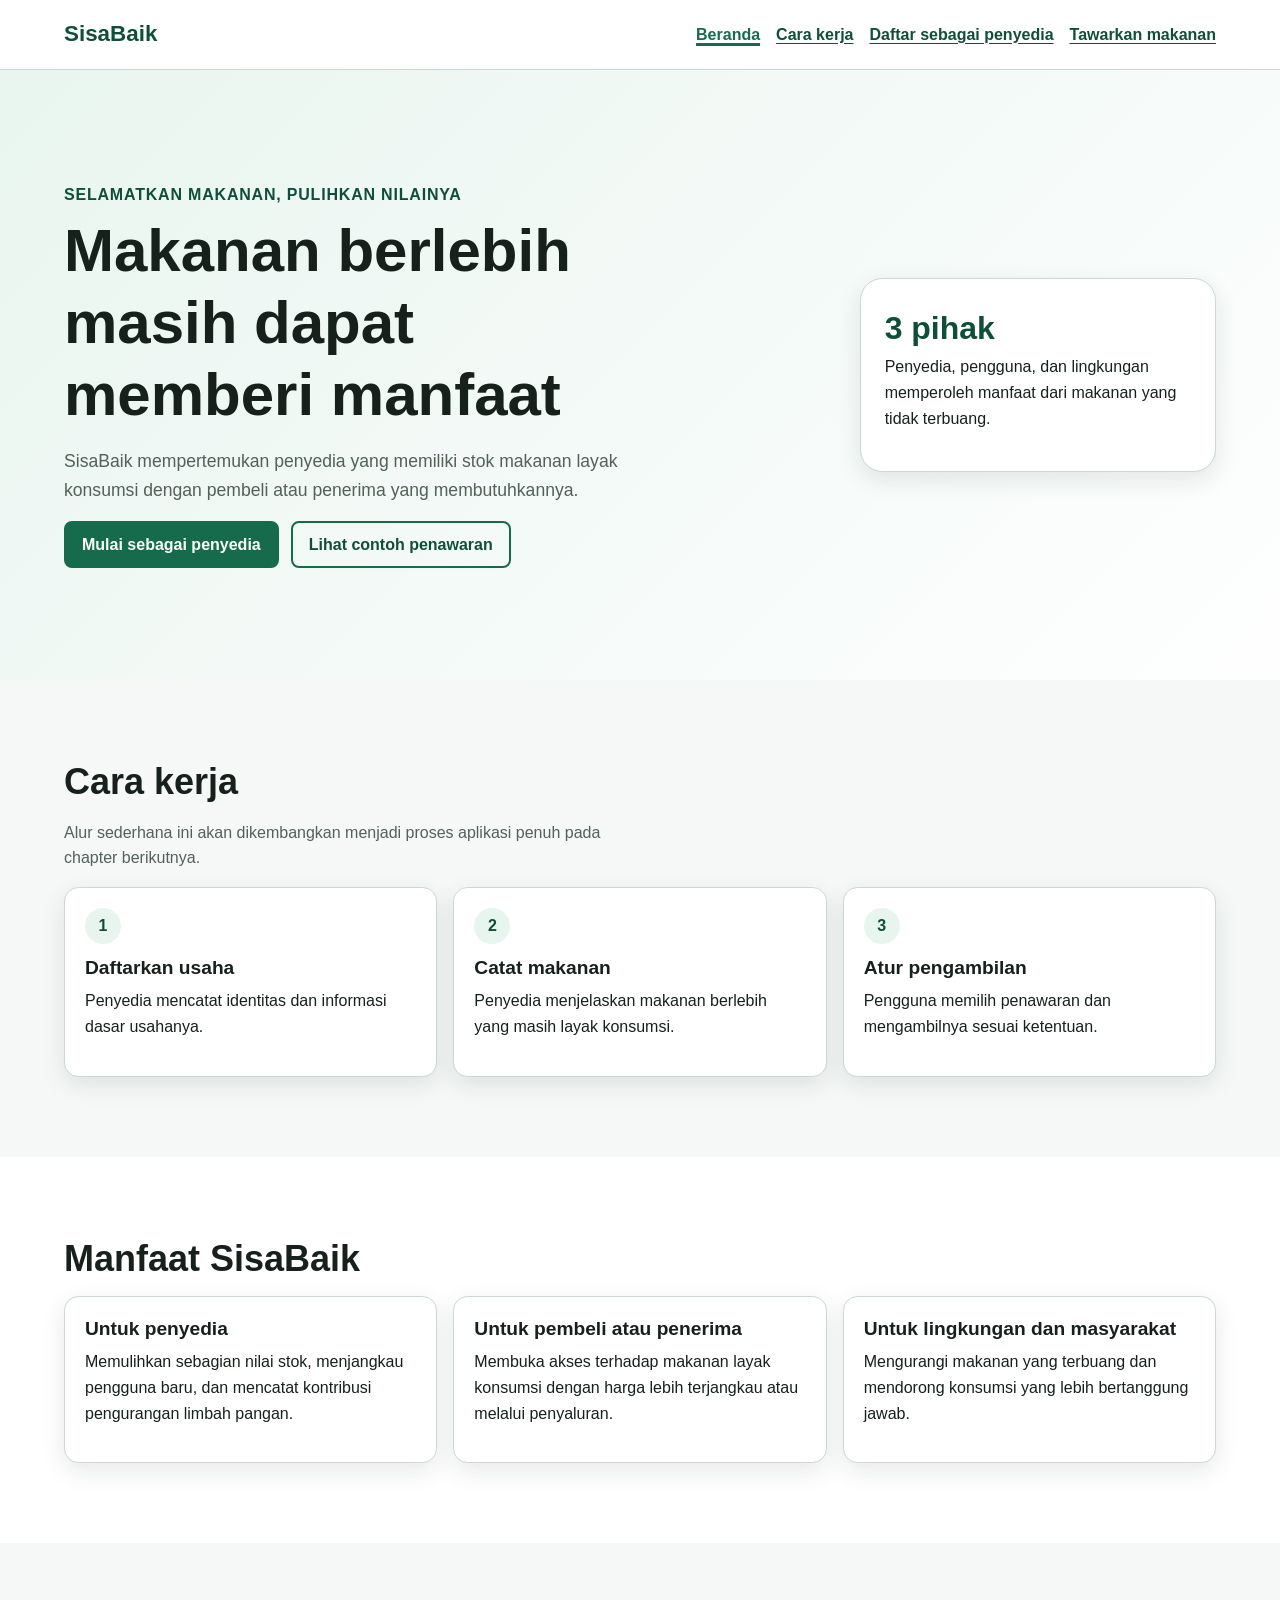
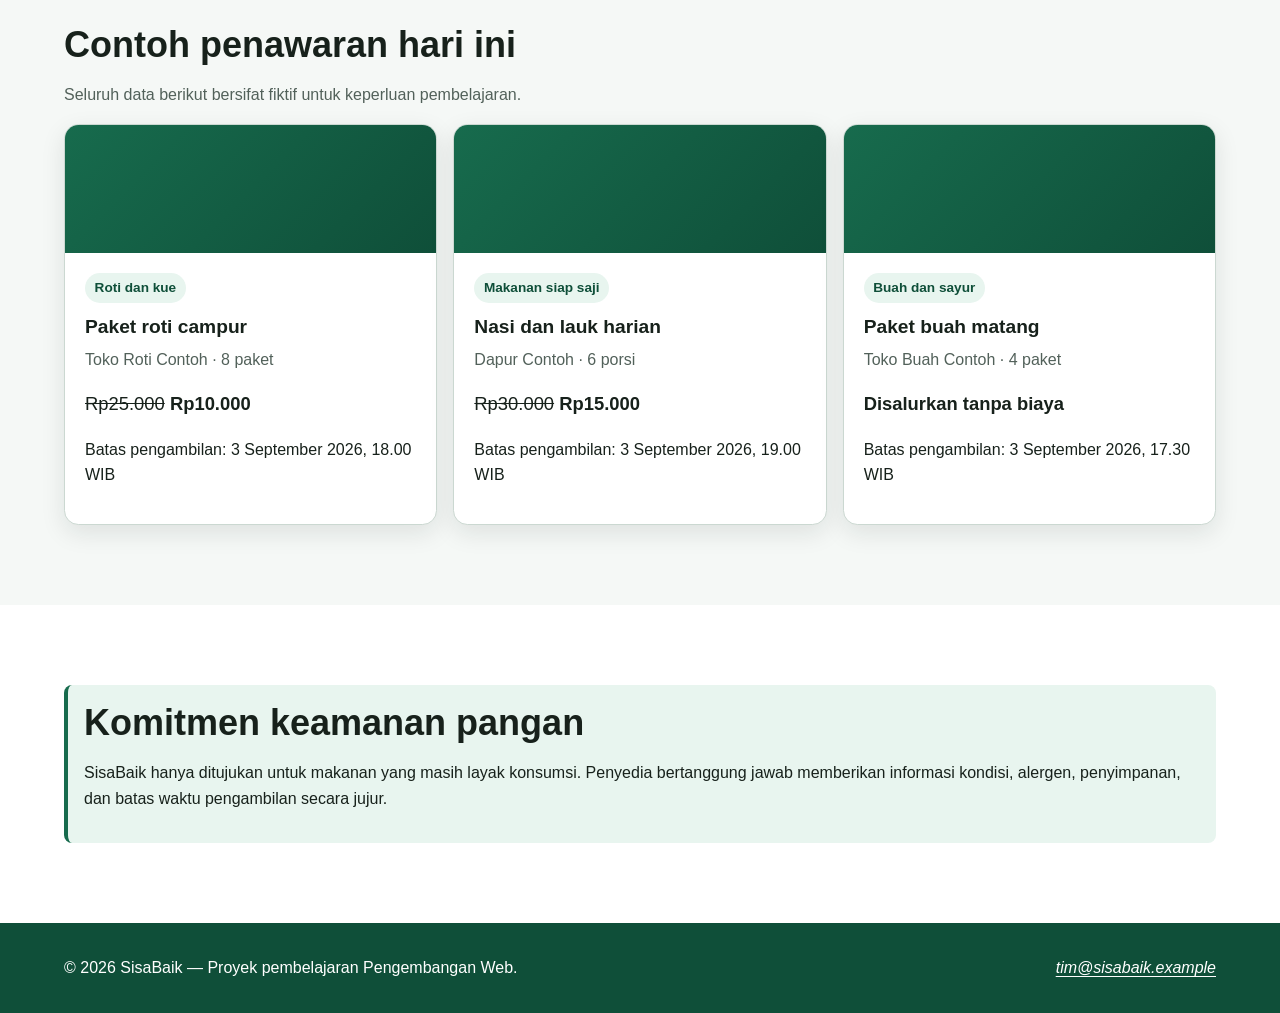
<file: index.html>
<!doctype html>
<html lang="id">
  <head>
    <meta charset="utf-8">
    <meta name="viewport" content="width=device-width, initial-scale=1">
    <meta name="description" content="SisaBaik membantu penyedia menawarkan makanan berlebih agar tetap bernilai, terjangkau, dan tidak terbuang.">
    <title>Beranda | SisaBaik</title>
    <link rel="stylesheet" href="styles.css">
  </head>
  <body>
    <a class="skip-link" href="#konten-utama">Lewati ke konten utama</a>

    <header class="site-header">
      <div class="container header-layout">
        <p class="brand">SisaBaik</p>

        <nav aria-label="Navigasi utama">
          <ul class="nav-list">
            <li><a href="index.html" aria-current="page">Beranda</a></li>
            <li><a href="#cara-kerja">Cara kerja</a></li>
            <li><a href="daftar-penyedia.html">Daftar sebagai penyedia</a></li>
            <li><a href="tawarkan-makanan.html">Tawarkan makanan</a></li>
          </ul>
        </nav>
      </div>
    </header>

    <main id="konten-utama" tabindex="-1">

      <section class="hero" aria-labelledby="judul-utama">
        <div class="container hero-layout">

          <div>
            <p class="eyebrow">Selamatkan makanan, pulihkan nilainya</p>

            <h1 id="judul-utama">Makanan berlebih masih dapat memberi manfaat</h1>

            <p class="lead">
              SisaBaik mempertemukan penyedia yang memiliki stok makanan layak konsumsi dengan pembeli
              atau penerima yang membutuhkannya.
            </p>

            <div class="button-group">
              <a class="button" href="daftar-penyedia.html">Mulai sebagai penyedia</a>
              <a class="button button-secondary" href="#penawaran-contoh">Lihat contoh penawaran</a>
            </div>
          </div>

          <aside class="hero-panel" aria-label="Ringkasan manfaat SisaBaik">
            <strong>3 pihak</strong>
            <p>Penyedia, pengguna, dan lingkungan memperoleh manfaat dari makanan yang tidak terbuang.</p>
          </aside>

        </div>
      </section>

      <section class="section" id="cara-kerja" aria-labelledby="judul-cara-kerja">
        <div class="container">
          <h2 id="judul-cara-kerja">Cara kerja</h2>

          <p class="section-intro">
            Alur sederhana ini akan dikembangkan menjadi proses aplikasi penuh pada chapter berikutnya.
          </p>

          <div class="steps-grid">

            <article class="card">
              <span class="step-number" aria-hidden="true">1</span>
              <h3>Daftarkan usaha</h3>
              <p>Penyedia mencatat identitas dan informasi dasar usahanya.</p>
            </article>

            <article class="card">
              <span class="step-number" aria-hidden="true">2</span>
              <h3>Catat makanan</h3>
              <p>Penyedia menjelaskan makanan berlebih yang masih layak konsumsi.</p>
            </article>

            <article class="card">
              <span class="step-number" aria-hidden="true">3</span>
              <h3>Atur pengambilan</h3>
              <p>Pengguna memilih penawaran dan mengambilnya sesuai ketentuan.</p>
            </article>

          </div>
        </div>
      </section>

      <section class="section section-alt" aria-labelledby="judul-manfaat">
        <div class="container">

          <h2 id="judul-manfaat">Manfaat SisaBaik</h2>

          <div class="benefit-grid">

            <article class="card">
              <h3>Untuk penyedia</h3>
              <p>
                Memulihkan sebagian nilai stok, menjangkau pengguna baru, dan mencatat kontribusi pengurangan limbah
                pangan.
              </p>
            </article>

            <article class="card">
              <h3>Untuk pembeli atau penerima</h3>
              <p>
                Membuka akses terhadap makanan layak konsumsi dengan harga lebih terjangkau atau melalui
                penyaluran.
              </p>
            </article>

            <article class="card">
              <h3>Untuk lingkungan dan masyarakat</h3>
              <p>
                Mengurangi makanan yang terbuang dan mendorong konsumsi yang lebih bertanggung jawab.
              </p>
            </article>

          </div>
        </div>
      </section>

      <section class="section" id="penawaran-contoh" aria-labelledby="judul-penawaran">
        <div class="container">

          <h2 id="judul-penawaran">Contoh penawaran hari ini</h2>

          <p class="section-intro">
            Seluruh data berikut bersifat fiktif untuk keperluan pembelajaran.
          </p>

          <div class="offer-grid">

            <article class="offer-card">
              <div class="offer-card__visual" aria-hidden="true"></div>

              <div class="offer-card__content">
                <span class="badge">Roti dan kue</span>
                <h3>Paket roti campur</h3>

                <p class="offer-card__meta">
                  Toko Roti Contoh · <data value="8">8 paket</data>
                </p>

                <p class="offer-card__price">
                  <del>Rp25.000</del> <strong>Rp10.000</strong>
                </p>

                <p>
                  Batas pengambilan:
                  <time datetime="2026-09-03T18:00:00+07:00">
                    3 September 2026, 18.00 WIB
                  </time>
                </p>
              </div>
            </article>

            <article class="offer-card">
              <div class="offer-card__visual" aria-hidden="true"></div>

              <div class="offer-card__content">
                <span class="badge">Makanan siap saji</span>
                <h3>Nasi dan lauk harian</h3>

                <p class="offer-card__meta">
                  Dapur Contoh · <data value="6">6 porsi</data>
                </p>

                <p class="offer-card__price">
                  <del>Rp30.000</del> <strong>Rp15.000</strong>
                </p>

                <p>
                  Batas pengambilan:
                  <time datetime="2026-09-03T19:00:00+07:00">
                    3 September 2026, 19.00 WIB
                  </time>
                </p>
              </div>
            </article>

            <article class="offer-card">
              <div class="offer-card__visual" aria-hidden="true"></div>

              <div class="offer-card__content">
                <span class="badge">Buah dan sayur</span>
                <h3>Paket buah matang</h3>

                <p class="offer-card__meta">
                  Toko Buah Contoh · <data value="4">4 paket</data>
                </p>

                <p class="offer-card__price">
                  <strong>Disalurkan tanpa biaya</strong>
                </p>

                <p>
                  Batas pengambilan:
                  <time datetime="2026-09-03T17:30:00+07:00">
                    3 September 2026, 17.30 WIB
                  </time>
                </p>
              </div>
            </article>

          </div>
        </div>
      </section>

      <section class="section section-alt" aria-labelledby="judul-keamanan">
        <div class="container">

          <div class="notice">
            <h2 id="judul-keamanan">Komitmen keamanan pangan</h2>

            <p>
              SisaBaik hanya ditujukan untuk makanan yang masih layak konsumsi. Penyedia bertanggung jawab memberikan
              informasi kondisi, alergen, penyimpanan, dan batas waktu pengambilan secara jujur.
            </p>
          </div>

        </div>
      </section>

    </main>

    <footer class="site-footer">
      <div class="container footer-layout">
        <p>&copy; 2026 SisaBaik — Proyek pembelajaran Pengembangan Web.</p>
        <address>
          <a href="mailto:tim@sisabaik.example">tim@sisabaik.example</a>
        </address>
      </div>
    </footer>

  </body>
</html>
</file>
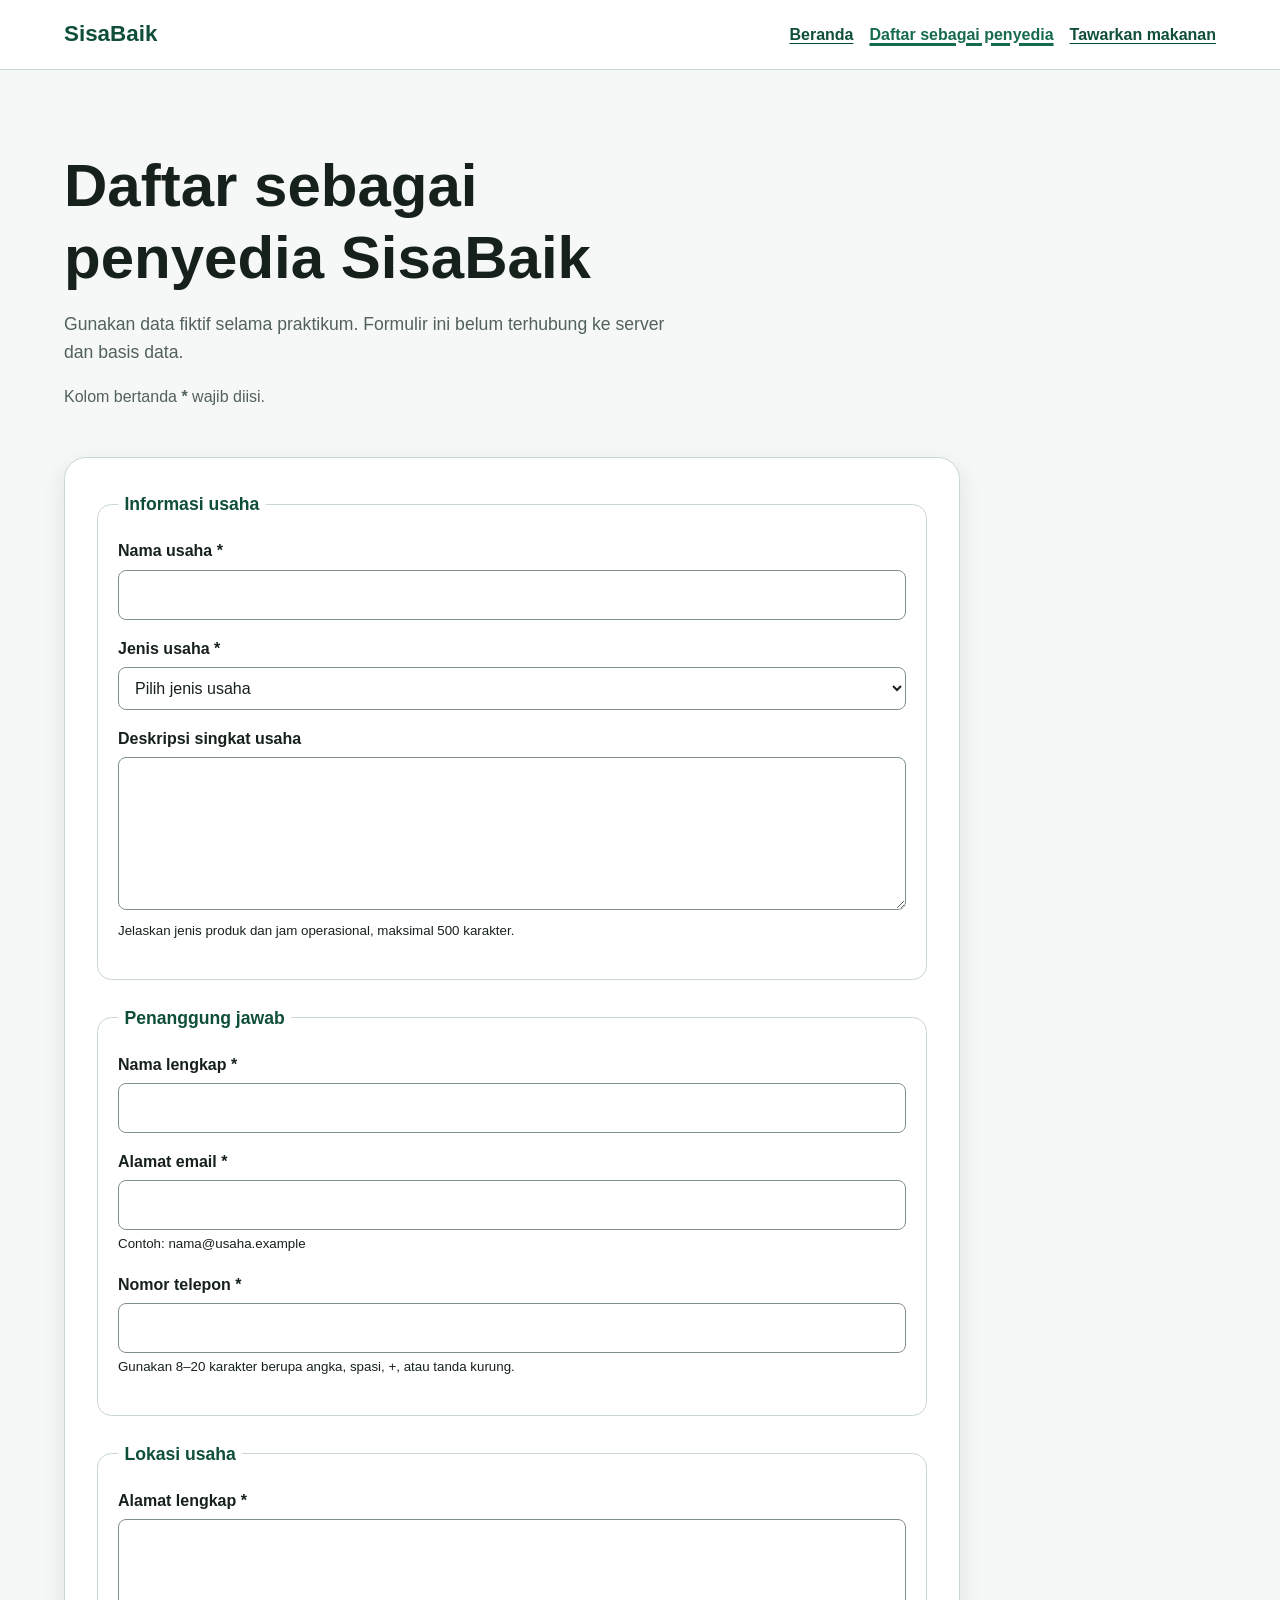
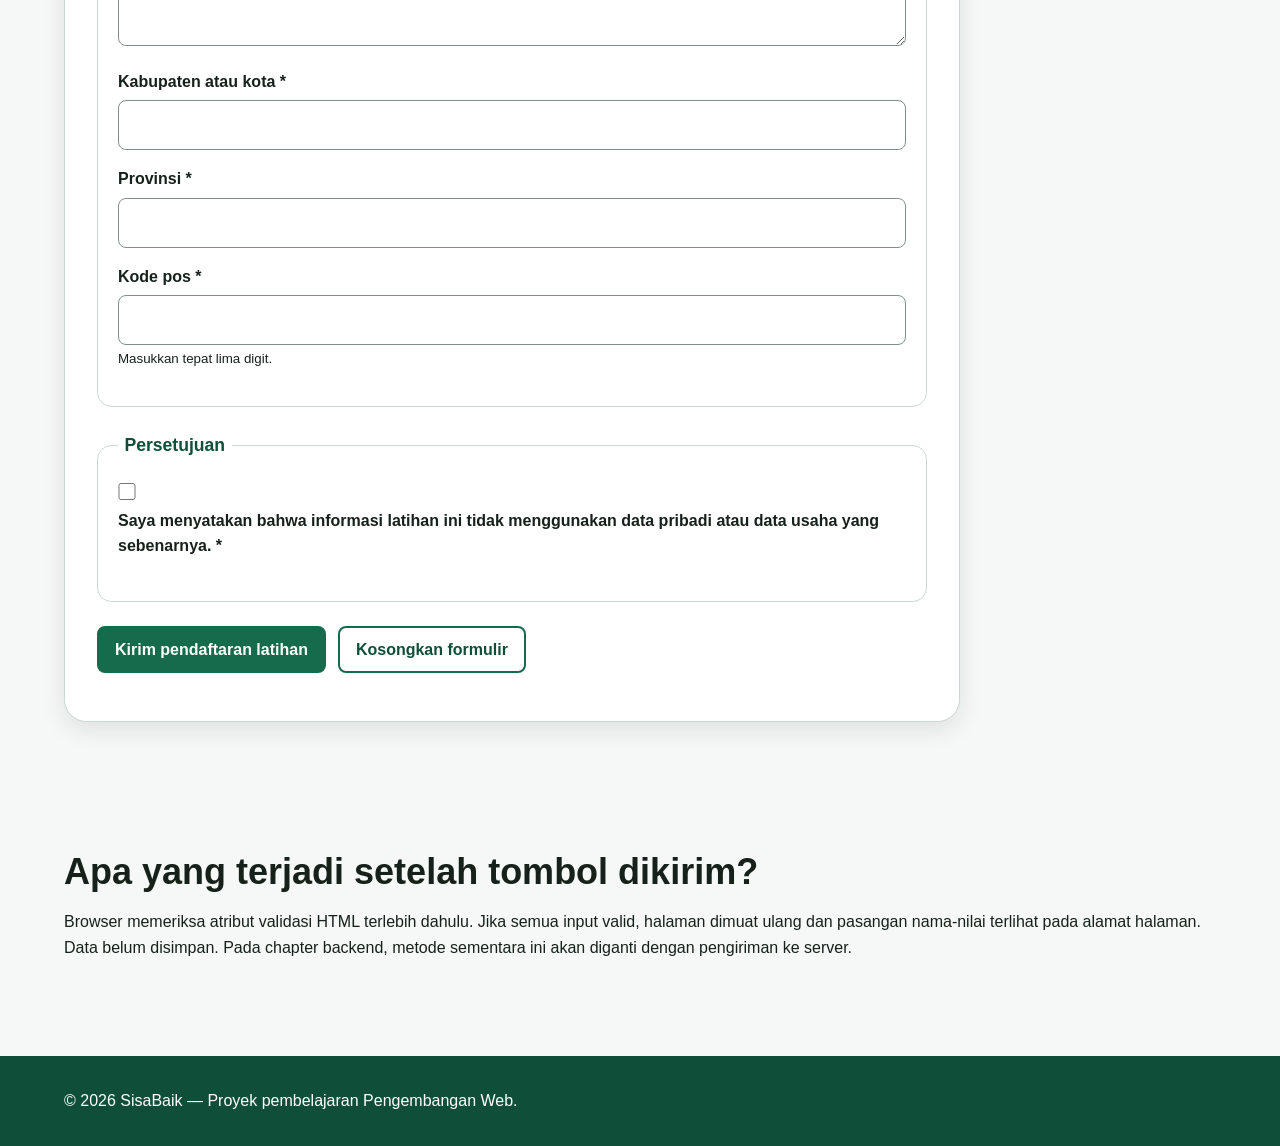
<file: daftar-penyedia.html>
<!doctype html>
<html lang="id">
  <head>
    <meta charset="utf-8">
    <meta name="viewport" content="width=device-width, initial-scale=1">

    <meta
      name="description"
      content="Formulir prototipe untuk mendaftarkan usaha sebagai penyedia makanan di SisaBaik."
    >

    <title>Daftar Penyedia | SisaBaik</title>

    <link rel="stylesheet" href="styles.css">
  </head>

  <body>

    <a class="skip-link" href="#konten-utama">Lewati ke konten utama</a>

    <header class="site-header">
      <div class="container header-layout">

        <p class="brand">SisaBaik</p>

        <nav aria-label="Navigasi utama">
          <ul class="nav-list">
            <li><a href="index.html">Beranda</a></li>

            <li>
              <a href="daftar-penyedia.html" aria-current="page">
                Daftar sebagai penyedia
              </a>
            </li>

            <li>
              <a href="tawarkan-makanan.html">Tawarkan makanan</a>
            </li>
          </ul>
        </nav>

      </div>
    </header>

    <main class="container" id="konten-utama" tabindex="-1">

      <div class="page-heading">

        <h1>Daftar sebagai penyedia SisaBaik</h1>

        <p class="lead">
          Gunakan data fiktif selama praktikum. Formulir ini belum terhubung ke
          server dan basis data.
        </p>

        <p class="required-note" id="petunjuk-wajib">
          Kolom bertanda <strong>*</strong> wajib diisi.
        </p>

      </div>

      <form
        class="form-card"
        action="daftar-penyedia.html"
        method="get"
        aria-describedby="petunjuk-wajib"
      >

        <fieldset class="form-section">
          <legend>Informasi usaha</legend>

          <p>
            <label for="nama-usaha">Nama usaha *</label><br>

            <input
              type="text"
              id="nama-usaha"
              name="nama_usaha"
              autocomplete="organization"
              minlength="3"
              maxlength="100"
              required
            >
          </p>

          <p>
            <label for="jenis-usaha">Jenis usaha *</label><br>

            <select id="jenis-usaha" name="jenis_usaha" required>
              <option value="">Pilih jenis usaha</option>
              <option value="restoran">Restoran</option>
              <option value="toko-roti">Toko roti</option>
              <option value="katering">Katering</option>
              <option value="ritel">Toko ritel</option>
              <option value="hotel">Hotel atau penginapan</option>
              <option value="lainnya">Lainnya</option>
            </select>
          </p>

          <p>
            <label for="deskripsi-usaha">Deskripsi singkat usaha</label><br>

            <textarea
              id="deskripsi-usaha"
              name="deskripsi_usaha"
              rows="5"
              maxlength="500"
              aria-describedby="bantuan-deskripsi"
            ></textarea><br>

            <small id="bantuan-deskripsi">
              Jelaskan jenis produk dan jam operasional, maksimal 500 karakter.
            </small>
          </p>

        </fieldset>

        <fieldset class="form-section">
          <legend>Penanggung jawab</legend>

          <p>
            <label for="nama-penanggung-jawab">Nama lengkap *</label><br>

            <input
              type="text"
              id="nama-penanggung-jawab"
              name="nama_penanggung_jawab"
              autocomplete="name"
              minlength="3"
              maxlength="100"
              required
            >
          </p>

          <p>
            <label for="email">Alamat email *</label><br>

            <input
              type="email"
              id="email"
              name="email"
              autocomplete="email"
              maxlength="254"
              aria-describedby="bantuan-email"
              required
            ><br>

            <small id="bantuan-email">
              Contoh: nama@usaha.example
            </small>
          </p>

          <p>
            <label for="telepon">Nomor telepon *</label><br>

            <input
              type="tel"
              id="telepon"
              name="telepon"
              autocomplete="tel"
              inputmode="tel"
              pattern="[0-9+() ]{8,20}"
              aria-describedby="bantuan-telepon"
              required
            ><br>

            <small id="bantuan-telepon">
              Gunakan 8–20 karakter berupa angka, spasi, +, atau tanda kurung.
            </small>
          </p>

        </fieldset>

        <fieldset class="form-section">
          <legend>Lokasi usaha</legend>

          <p>
            <label for="alamat">Alamat lengkap *</label><br>

            <textarea
              id="alamat"
              name="alamat"
              rows="4"
              autocomplete="street-address"
              minlength="10"
              maxlength="250"
              required
            ></textarea>
          </p>

          <p>
            <label for="kota">Kabupaten atau kota *</label><br>

            <input
              type="text"
              id="kota"
              name="kota"
              autocomplete="address-level2"
              maxlength="100"
              required
            >
          </p>

          <p>
            <label for="provinsi">Provinsi *</label><br>

            <input
              type="text"
              id="provinsi"
              name="provinsi"
              autocomplete="address-level1"
              maxlength="100"
              required
            >
          </p>

          <p>
            <label for="kode-pos">Kode pos *</label><br>

            <input
              type="text"
              id="kode-pos"
              name="kode_pos"
              autocomplete="postal-code"
              inputmode="numeric"
              pattern="[0-9]{5}"
              aria-describedby="bantuan-kode-pos"
              required
            ><br>

            <small id="bantuan-kode-pos">
              Masukkan tepat lima digit.
            </small>
          </p>

        </fieldset>

        <fieldset class="form-section">
          <legend>Persetujuan</legend>

          <p>
            <input
              type="checkbox"
              id="persetujuan"
              name="persetujuan"
              value="setuju"
              required
            >

            <label for="persetujuan">
              Saya menyatakan bahwa informasi latihan ini tidak menggunakan
              data pribadi atau data usaha yang sebenarnya. *
            </label>
          </p>

        </fieldset>

        <p class="form-actions">
          <button class="button" type="submit">
            Kirim pendaftaran latihan
          </button>

          <button class="button button-secondary" type="reset">
            Kosongkan formulir
          </button>
        </p>

      </form>

      <section class="section" aria-labelledby="catatan-prototipe">

        <h2 id="catatan-prototipe">
          Apa yang terjadi setelah tombol dikirim?
        </h2>

        <p>
          Browser memeriksa atribut validasi HTML terlebih dahulu. Jika semua
          input valid, halaman dimuat ulang dan pasangan nama-nilai terlihat
          pada alamat halaman. Data belum disimpan. Pada chapter backend,
          metode sementara ini akan diganti dengan pengiriman ke server.
        </p>

      </section>

    </main>

    <footer class="site-footer">
      <div class="container footer-layout">
        <p>&copy; 2026 SisaBaik — Proyek pembelajaran Pengembangan Web.</p>
      </div>
    </footer>

  </body>
</html>
</file>
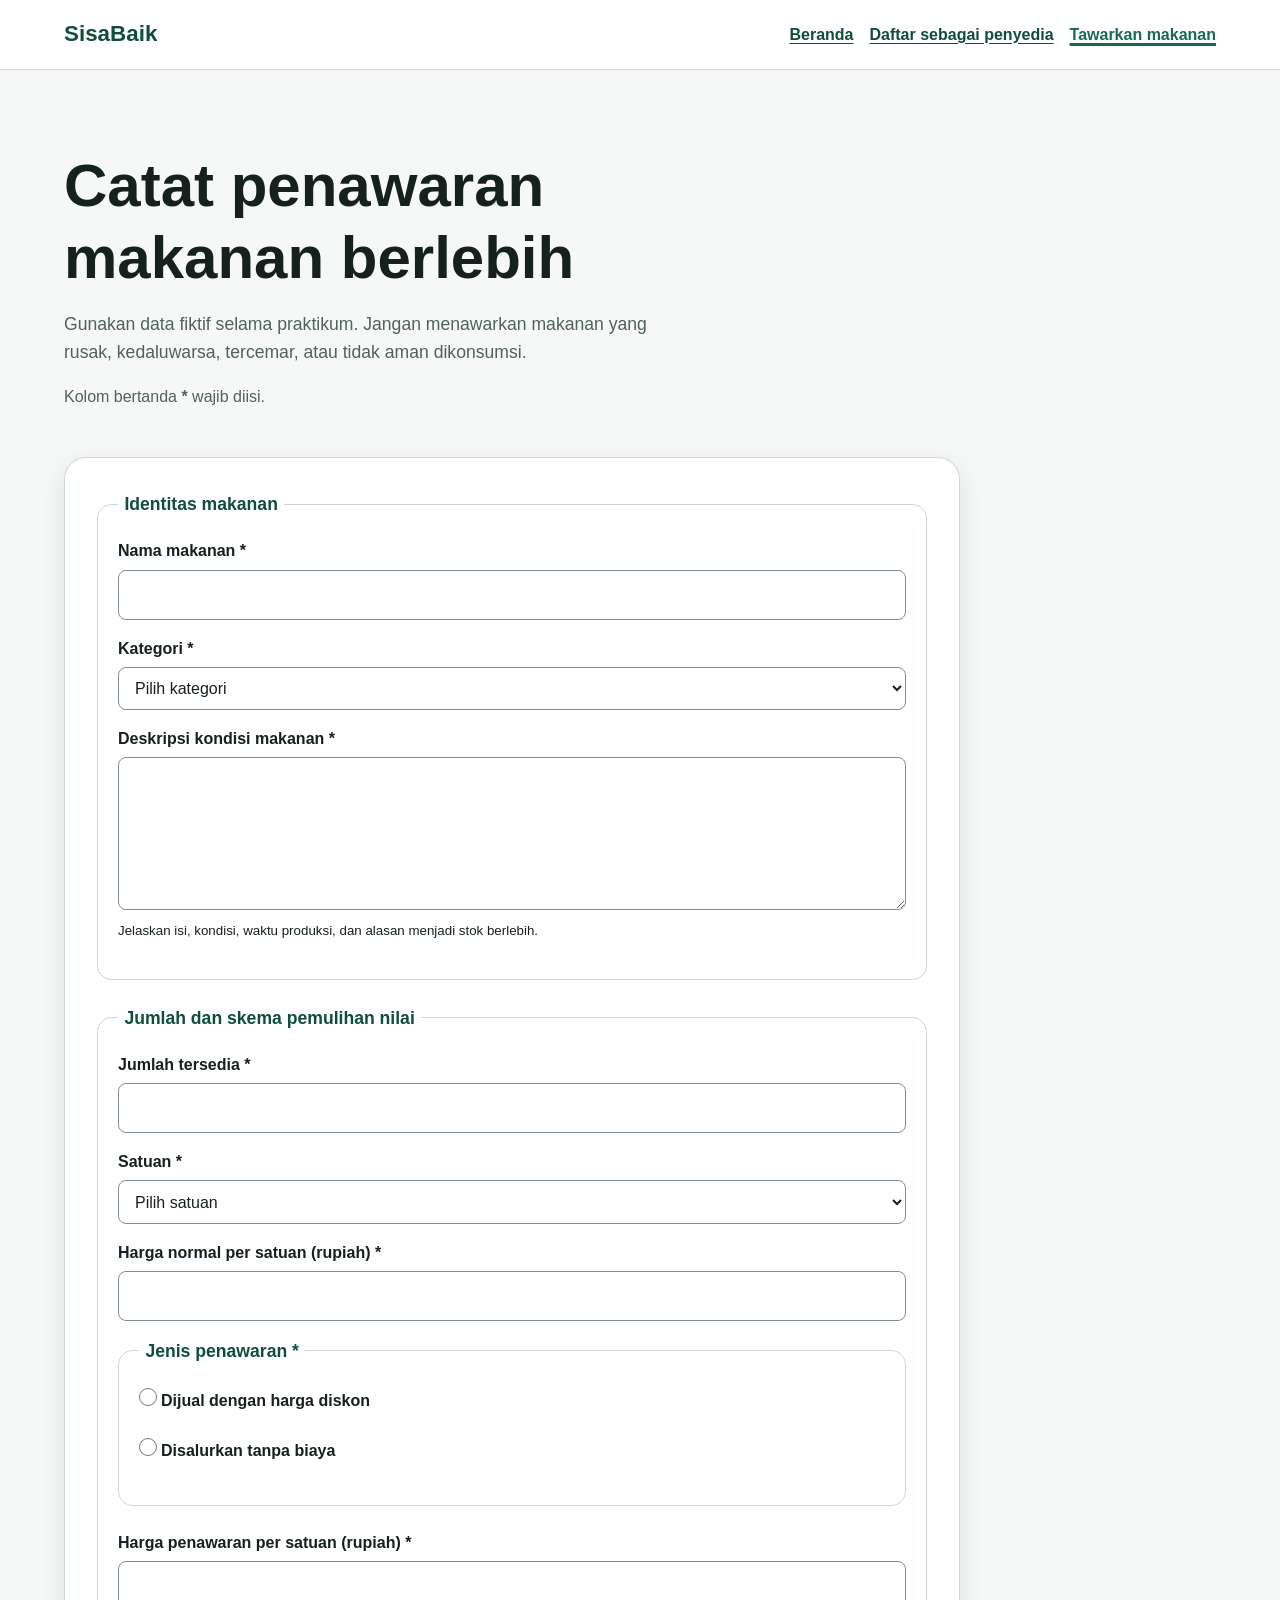
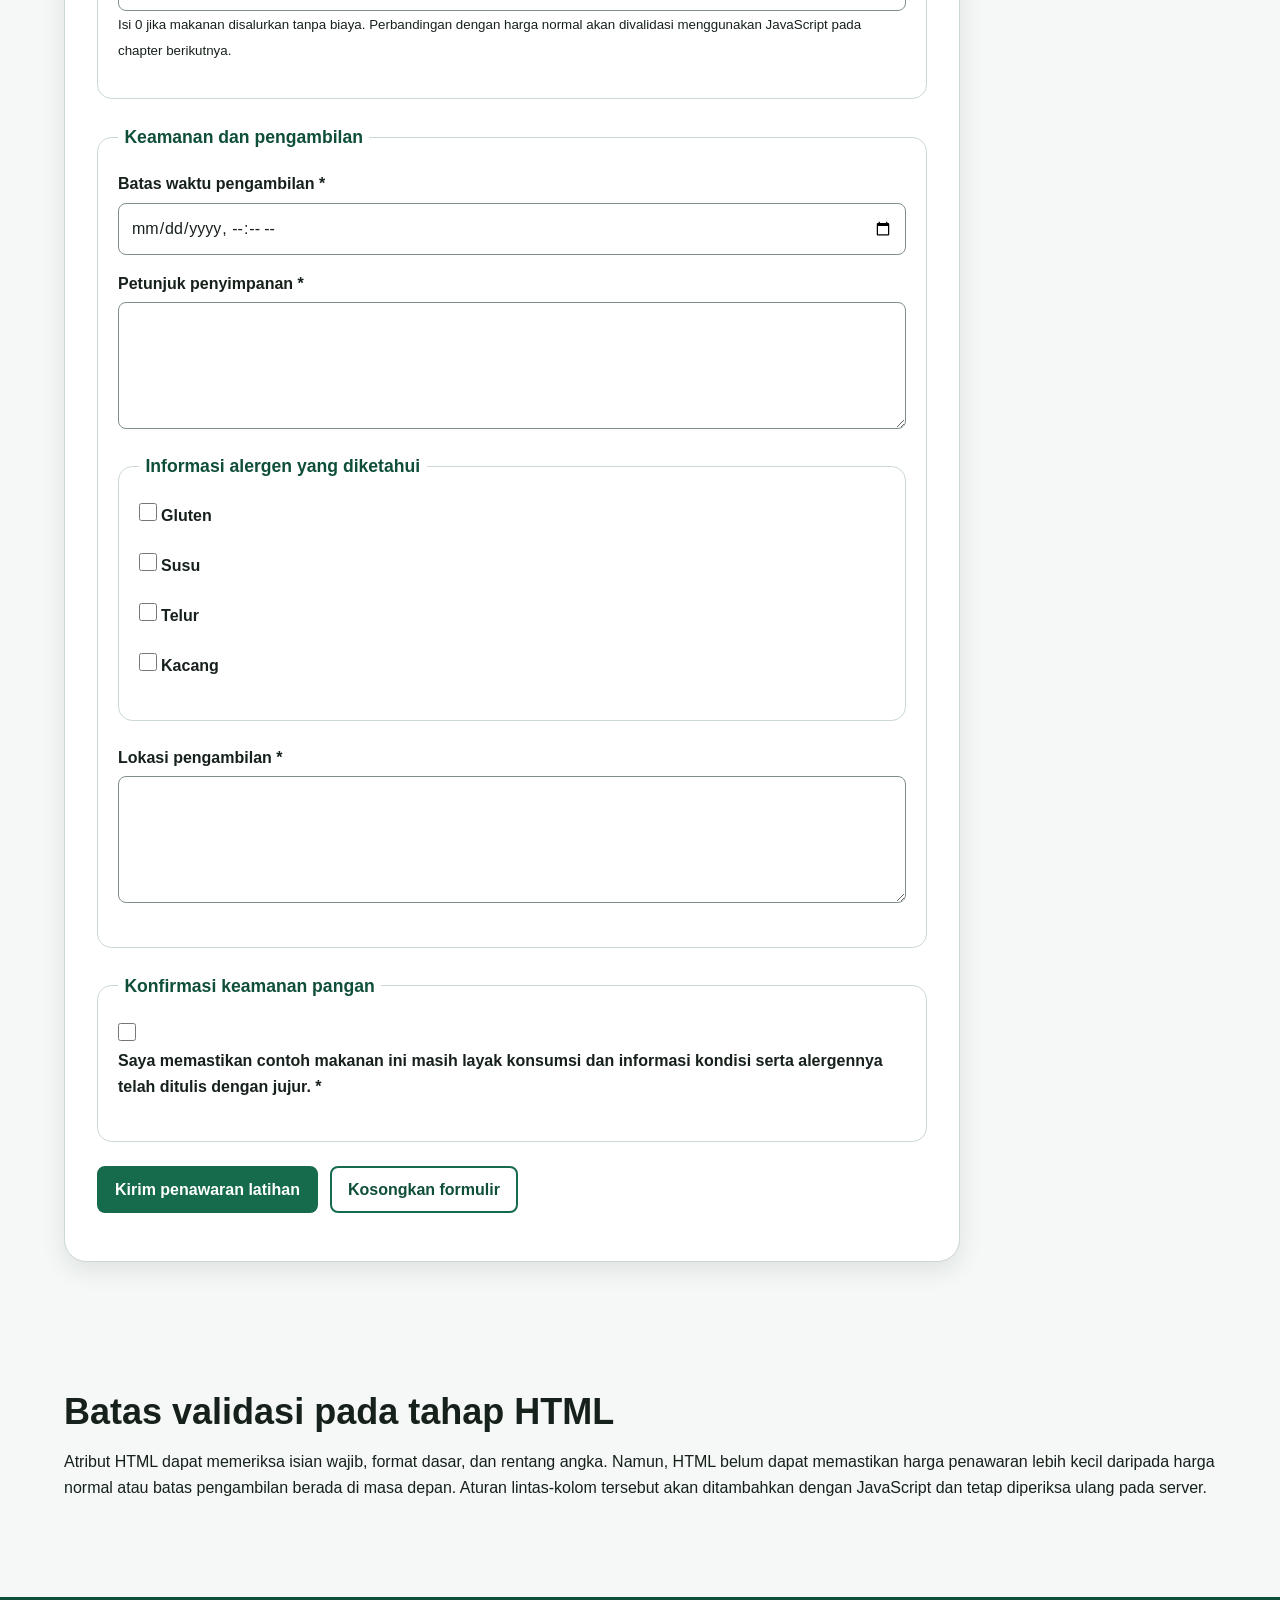
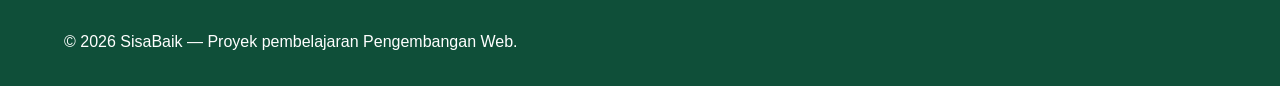
<file: tawarkan-makanan.html>
<!doctype html>
<html lang="id">
  <head>
    <meta charset="utf-8">
    <meta name="viewport" content="width=device-width, initial-scale=1">

    <meta
      name="description"
      content="Formulir prototipe untuk mencatat makanan berlebih yang akan ditawarkan melalui SisaBaik."
    >

    <title>Tawarkan Makanan | SisaBaik</title>

    <link rel="stylesheet" href="styles.css">
  </head>

  <body>

    <a class="skip-link" href="#konten-utama">Lewati ke konten utama</a>

    <header class="site-header">
      <div class="container header-layout">

        <p class="brand">SisaBaik</p>

        <nav aria-label="Navigasi utama">
          <ul class="nav-list">

            <li>
              <a href="index.html">Beranda</a>
            </li>

            <li>
              <a href="daftar-penyedia.html">Daftar sebagai penyedia</a>
            </li>

            <li>
              <a href="tawarkan-makanan.html" aria-current="page">
                Tawarkan makanan
              </a>
            </li>

          </ul>
        </nav>

      </div>
    </header>

    <main class="container" id="konten-utama" tabindex="-1">

      <div class="page-heading">

        <h1>Catat penawaran makanan berlebih</h1>

        <p class="lead">
          Gunakan data fiktif selama praktikum. Jangan menawarkan makanan yang
          rusak, kedaluwarsa, tercemar, atau tidak aman dikonsumsi.
        </p>

        <p class="required-note" id="petunjuk-wajib">
          Kolom bertanda <strong>*</strong> wajib diisi.
        </p>

      </div>

      <form
        class="form-card"
        action="tawarkan-makanan.html"
        method="get"
        aria-describedby="petunjuk-wajib"
      >

        <fieldset class="form-section">
          <legend>Identitas makanan</legend>

          <p>
            <label for="nama-makanan">Nama makanan *</label><br>

            <input
              type="text"
              id="nama-makanan"
              name="nama_makanan"
              minlength="3"
              maxlength="120"
              required
            >
          </p>

          <p>
            <label for="kategori">Kategori *</label><br>

            <select id="kategori" name="kategori" required>
              <option value="">Pilih kategori</option>
              <option value="makanan-siap-saji">Makanan siap saji</option>
              <option value="roti-kue">Roti atau kue</option>
              <option value="buah-sayur">Buah atau sayur</option>
              <option value="minuman">Minuman</option>
              <option value="bahan-pangan">Bahan pangan</option>
              <option value="lainnya">Lainnya</option>
            </select>
          </p>

          <p>
            <label for="deskripsi-makanan">
              Deskripsi kondisi makanan *
            </label><br>

            <textarea
              id="deskripsi-makanan"
              name="deskripsi_makanan"
              rows="5"
              minlength="20"
              maxlength="600"
              aria-describedby="bantuan-deskripsi-makanan"
              required
            ></textarea><br>

            <small id="bantuan-deskripsi-makanan">
              Jelaskan isi, kondisi, waktu produksi, dan alasan menjadi stok berlebih.
            </small>
          </p>

        </fieldset>

        <fieldset class="form-section">
          <legend>Jumlah dan skema pemulihan nilai</legend>

          <p>
            <label for="jumlah">Jumlah tersedia *</label><br>

            <input
              type="number"
              id="jumlah"
              name="jumlah"
              min="1"
              max="1000"
              step="1"
              required
            >
          </p>

          <p>
            <label for="satuan">Satuan *</label><br>

            <select id="satuan" name="satuan" required>
              <option value="">Pilih satuan</option>
              <option value="porsi">Porsi</option>
              <option value="paket">Paket</option>
              <option value="buah">Buah</option>
              <option value="kilogram">Kilogram</option>
              <option value="liter">Liter</option>
            </select>
          </p>

          <p>
            <label for="harga-normal">
              Harga normal per satuan (rupiah) *
            </label><br>

            <input
              type="number"
              id="harga-normal"
              name="harga_normal"
              min="0"
              max="10000000"
              step="500"
              required
            >
          </p>

          <fieldset class="form-section">
            <legend>Jenis penawaran *</legend>

            <p>
              <input
                type="radio"
                id="jenis-diskon"
                name="jenis_penawaran"
                value="diskon"
                required
              >

              <label for="jenis-diskon">
                Dijual dengan harga diskon
              </label>
            </p>

            <p>
              <input
                type="radio"
                id="jenis-donasi"
                name="jenis_penawaran"
                value="donasi"
              >

              <label for="jenis-donasi">
                Disalurkan tanpa biaya
              </label>
            </p>

          </fieldset>

          <p>
            <label for="harga-pemulihan">
              Harga penawaran per satuan (rupiah) *
            </label><br>

            <input
              type="number"
              id="harga-pemulihan"
              name="harga_penawaran"
              min="0"
              max="10000000"
              step="500"
              aria-describedby="bantuan-harga"
              required
            ><br>

            <small id="bantuan-harga">
              Isi 0 jika makanan disalurkan tanpa biaya. Perbandingan dengan
              harga normal akan divalidasi menggunakan JavaScript pada chapter berikutnya.
            </small>
          </p>

        </fieldset>

        <fieldset class="form-section">
          <legend>Keamanan dan pengambilan</legend>

          <p>
            <label for="batas-pengambilan">
              Batas waktu pengambilan *
            </label><br>

            <input
              type="datetime-local"
              id="batas-pengambilan"
              name="batas_pengambilan"
              required
            >
          </p>

          <p>
            <label for="petunjuk-penyimpanan">
              Petunjuk penyimpanan *
            </label><br>

            <textarea
              id="petunjuk-penyimpanan"
              name="petunjuk_penyimpanan"
              rows="4"
              minlength="10"
              maxlength="300"
              required
            ></textarea>
          </p>

          <fieldset class="form-section">
            <legend>Informasi alergen yang diketahui</legend>

            <p>
              <input
                type="checkbox"
                id="alergen-gluten"
                name="alergen"
                value="gluten"
              >

              <label for="alergen-gluten">
                Gluten
              </label>
            </p>

            <p>
              <input
                type="checkbox"
                id="alergen-susu"
                name="alergen"
                value="susu"
              >

              <label for="alergen-susu">
                Susu
              </label>
            </p>

            <p>
              <input
                type="checkbox"
                id="alergen-telur"
                name="alergen"
                value="telur"
              >

              <label for="alergen-telur">
                Telur
              </label>
            </p>

            <p>
              <input
                type="checkbox"
                id="alergen-kacang"
                name="alergen"
                value="kacang"
              >

              <label for="alergen-kacang">
                Kacang
              </label>
            </p>

          </fieldset>

          <p>
            <label for="lokasi-pengambilan">
              Lokasi pengambilan *
            </label><br>

            <textarea
              id="lokasi-pengambilan"
              name="lokasi_pengambilan"
              rows="4"
              autocomplete="street-address"
              minlength="10"
              maxlength="250"
              required
            ></textarea>
          </p>

        </fieldset>

        <fieldset class="form-section">
          <legend>Konfirmasi keamanan pangan</legend>

          <p>
            <input
              type="checkbox"
              id="konfirmasi-keamanan"
              name="konfirmasi_keamanan"
              value="terkonfirmasi"
              required
            >

            <label for="konfirmasi-keamanan">
              Saya memastikan contoh makanan ini masih layak konsumsi dan
              informasi kondisi serta alergennya telah ditulis dengan jujur. *
            </label>
          </p>

        </fieldset>

        <p class="form-actions">

          <button class="button" type="submit">
            Kirim penawaran latihan
          </button>

          <button class="button button-secondary" type="reset">
            Kosongkan formulir
          </button>

        </p>

      </form>

      <section class="section" aria-labelledby="batas-validasi-html">

        <h2 id="batas-validasi-html">
          Batas validasi pada tahap HTML
        </h2>

        <p>
          Atribut HTML dapat memeriksa isian wajib, format dasar, dan rentang
          angka. Namun, HTML belum dapat memastikan harga penawaran lebih kecil
          daripada harga normal atau batas pengambilan berada di masa depan.
          Aturan lintas-kolom tersebut akan ditambahkan dengan JavaScript dan
          tetap diperiksa ulang pada server.
        </p>

      </section>

    </main>

    <footer class="site-footer">
      <div class="container footer-layout">
        <p>&copy; 2026 SisaBaik — Proyek pembelajaran Pengembangan Web.</p>
      </div>
    </footer>

  </body>
</html>
</file>
<file: styles.css>
:root {
  --color-primary: #176b4d;
  --color-primary-dark: #0f4f39;
  --color-primary-soft: #e8f5ef;
  --color-accent: #f2b84b;
  --color-text: #17211b;
  --color-muted: #52615a;
  --color-surface: #ffffff;
  --color-background: #f5f8f6;
  --color-border: #cbd8d1;
  --color-danger: #a52a2a;
  --shadow-card: 0 0.5rem 1.5rem rgb(23 33 27 / 10%);
  --radius-small: 0.5rem;
  --radius-medium: 0.9rem;
  --radius-large: 1.4rem;
  --content-width: 72rem;
}

*,
*::before,
*::after {
  box-sizing: border-box;
}

html {
  scroll-behavior: smooth;
}

body {
  margin: 0;
  background: var(--color-background);
  color: var(--color-text);
  font-family: Arial, Helvetica, sans-serif;
  font-size: 1rem;
  line-height: 1.6;
}

h1,
h2,
h3,
p {
  margin-block-start: 0;
}

h1,
h2,
h3 {
  line-height: 1.2;
}

h1 {
  max-width: 18ch;
  margin-block-end: 1rem;
  font-size: clamp(2rem, 7vw, 3.75rem);
}

h2 {
  margin-block-end: 1rem;
  font-size: clamp(1.5rem, 4vw, 2.25rem);
}

h3 {
  margin-block-end: 0.6rem;
  font-size: 1.2rem;
}

a {
  color: var(--color-primary-dark);
  text-underline-offset: 0.2em;
}

a:hover {
  text-decoration-thickness: 0.18em;
}

:focus-visible {
  outline: 0.2rem solid var(--color-accent);
  outline-offset: 0.2rem;
}

.skip-link {
  position: absolute;
  inset-block-start: 0.5rem;
  inset-inline-start: 0.5rem;
  z-index: 100;
  padding: 0.7rem 1rem;
  border-radius: var(--radius-small);
  background: var(--color-text);
  color: var(--color-surface);
  transform: translateY(-180%);
}

.skip-link:focus {
  transform: translateY(0);
}

.container {
  width: min(100% - 2rem, var(--content-width));
  margin-inline: auto;
}

.site-header {
  background: var(--color-surface);
  border-block-end: 0.0625rem solid var(--color-border);
}

.header-layout {
  display: flex;
  flex-direction: column;
  gap: 0.75rem;
  padding-block: 1rem;
}

.brand {
  margin: 0;
  color: var(--color-primary-dark);
  font-size: 1.4rem;
  font-weight: 700;
}

.nav-list {
  display: flex;
  flex-wrap: wrap;
  gap: 0.5rem 1rem;
  margin: 0;
  padding: 0;
  list-style: none;
}

.nav-list a {
  display: inline-block;
  padding-block: 0.35rem;
  font-weight: 700;
}

.nav-list a[aria-current="page"] {
  color: var(--color-primary);
  text-decoration-thickness: 0.2em;
}

.hero {
  padding-block: clamp(3rem, 10vw, 7rem);
  background:
    linear-gradient(135deg, rgb(232 245 239 / 95%), rgb(255 255 255 / 92%));
}

.hero-layout {
  display: grid;
  gap: 2rem;
  align-items: center;
}

.eyebrow {
  margin-block-end: 0.5rem;
  color: var(--color-primary-dark);
  font-weight: 700;
  letter-spacing: 0.05em;
  text-transform: uppercase;
}

.lead {
  max-width: 62ch;
  color: var(--color-muted);
  font-size: 1.1rem;
}

.hero-panel {
  padding: 1.5rem;
  border: 0.0625rem solid var(--color-border);
  border-radius: var(--radius-large);
  background: var(--color-surface);
  box-shadow: var(--shadow-card);
}

.hero-panel strong {
  display: block;
  color: var(--color-primary-dark);
  font-size: 2rem;
}

.button-group,
.form-actions {
  display: flex;
  flex-wrap: wrap;
  gap: 0.75rem;
  align-items: center;
}

.button {
  display: inline-block;
  padding: 0.75rem 1rem;
  border: 0.125rem solid var(--color-primary);
  border-radius: var(--radius-small);
  background: var(--color-primary);
  color: var(--color-surface);
  font: inherit;
  font-weight: 700;
  line-height: 1.2;
  text-decoration: none;
  cursor: pointer;
}

.button:hover {
  background: var(--color-primary-dark);
  border-color: var(--color-primary-dark);
}

.button-secondary {
  background: transparent;
  color: var(--color-primary-dark);
}

.section {
  padding-block: clamp(2.5rem, 7vw, 5rem);
}

.section-alt {
  background: var(--color-surface);
}

.section-intro {
  max-width: 65ch;
  color: var(--color-muted);
}

.steps-grid,
.benefit-grid,
.offer-grid {
  display: grid;
  grid-template-columns: 1fr;
  gap: 1rem;
}

.card {
  padding: 1.25rem;
  border: 0.0625rem solid var(--color-border);
  border-radius: var(--radius-medium);
  background: var(--color-surface);
  box-shadow: var(--shadow-card);
}

.step-number {
  display: inline-grid;
  width: 2.25rem;
  height: 2.25rem;
  margin-block-end: 0.75rem;
  place-items: center;
  border-radius: 50%;
  background: var(--color-primary-soft);
  color: var(--color-primary-dark);
  font-weight: 700;
}

.offer-card {
  display: flex;
  flex-direction: column;
  overflow: hidden;
  border: 0.0625rem solid var(--color-border);
  border-radius: var(--radius-medium);
  background: var(--color-surface);
  box-shadow: var(--shadow-card);
}

.offer-card__visual {
  min-height: 8rem;
  background: linear-gradient(135deg, var(--color-primary), var(--color-primary-dark));
}

.offer-card__content {
  display: flex;
  flex: 1;
  flex-direction: column;
  padding: 1.25rem;
}

.offer-card__meta {
  color: var(--color-muted);
}

.offer-card__price {
  margin-block-start: auto;
  font-size: 1.15rem;
}

.badge {
  display: inline-block;
  width: fit-content;
  margin-block-end: 0.75rem;
  padding: 0.25rem 0.6rem;
  border-radius: 999px;
  background: var(--color-primary-soft);
  color: var(--color-primary-dark);
  font-size: 0.85rem;
  font-weight: 700;
}

.notice {
  padding: 1rem;
  border-inline-start: 0.3rem solid var(--color-primary);
  border-radius: var(--radius-small);
  background: var(--color-primary-soft);
}

.page-heading {
  padding-block: clamp(2.5rem, 7vw, 5rem) 2rem;
}

.form-card {
  max-width: 56rem;
  margin-block-end: 3rem;
  padding: clamp(1rem, 4vw, 2rem);
  border: 0.0625rem solid var(--color-border);
  border-radius: var(--radius-large);
  background: var(--color-surface);
  box-shadow: var(--shadow-card);
}

.form-section {
  margin: 0 0 1.5rem;
  padding: 1.25rem;
  border: 0.0625rem solid var(--color-border);
  border-radius: var(--radius-medium);
}

.form-section legend {
  padding-inline: 0.4rem;
  color: var(--color-primary-dark);
  font-size: 1.1rem;
  font-weight: 700;
}

label {
  display: inline-block;
  margin-block-end: 0.35rem;
  font-weight: 700;
}

input,
select,
textarea {
  width: 100%;
  padding: 0.7rem 0.75rem;
  border: 0.0625rem solid #809087;
  border-radius: var(--radius-small);
  background: var(--color-surface);
  color: var(--color-text);
  font: inherit;
}

textarea {
  resize: vertical;
}

input:focus,
select:focus,
textarea:focus {
  border-color: var(--color-primary-dark);
}

input[type="checkbox"],
input[type="radio"] {
  width: 1.1rem;
  height: 1.1rem;
  margin: 0.2rem 0 0;
  accent-color: var(--color-primary);
}

.required-note {
  color: var(--color-muted);
}

.site-footer {
  padding-block: 2rem;
  background: var(--color-primary-dark);
  color: var(--color-surface);
}

.site-footer a {
  color: var(--color-surface);
}

.footer-layout {
  display: flex;
  flex-direction: column;
  gap: 0.5rem;
}

.footer-layout p,
.footer-layout address {
  margin: 0;
}

@media (min-width: 48rem) {
  .header-layout {
    flex-direction: row;
    justify-content: space-between;
    align-items: center;
  }

  .hero-layout {
    grid-template-columns: minmax(0, 1.5fr) minmax(15rem, 0.7fr);
  }

  .steps-grid,
  .benefit-grid {
    grid-template-columns: repeat(3, minmax(0, 1fr));
  }

  .offer-grid {
    grid-template-columns: repeat(2, minmax(0, 1fr));
  }

  .footer-layout {
    flex-direction: row;
    justify-content: space-between;
    align-items: center;
  }
}

@media (min-width: 68rem) {
  .offer-grid {
    grid-template-columns: repeat(3, minmax(0, 1fr));
  }
}

@media (prefers-reduced-motion: reduce) {
  html {
    scroll-behavior: auto;
  }
}
</file>
